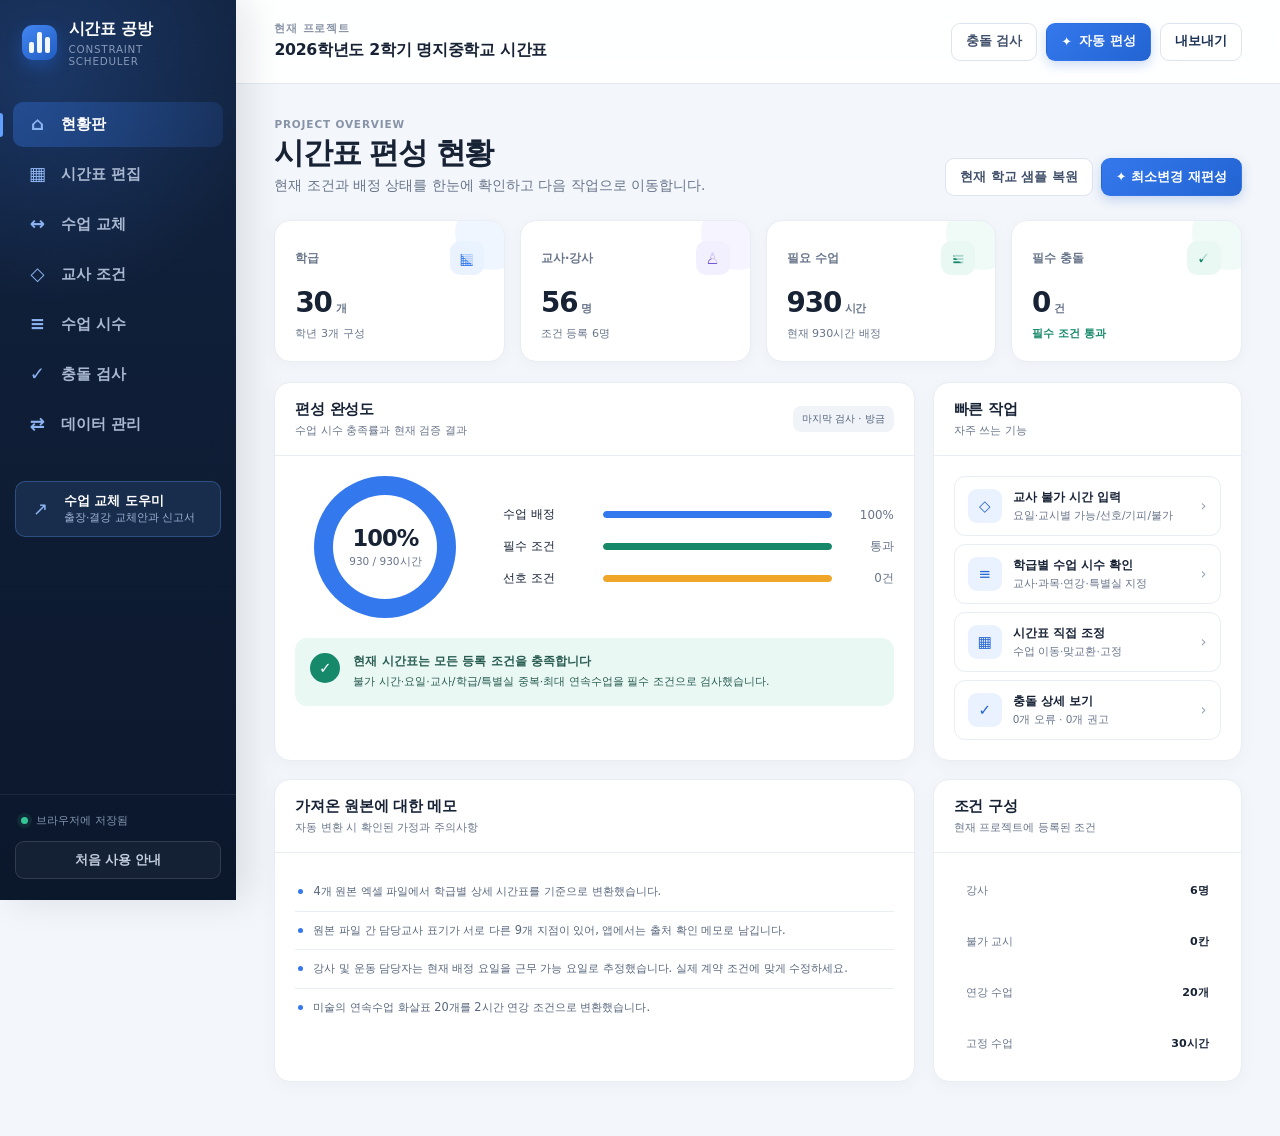
<file: index.html>
<!doctype html>
<html lang="ko">
<head>
  <meta charset="utf-8">
  <meta name="viewport" content="width=device-width, initial-scale=1">
  <meta name="theme-color" content="#12233f">
  <title>시간표 공방 · 제약 기반 학교 시간표</title>
  <link rel="stylesheet" href="styles.css">
</head>
<body>
  <div class="app-shell">
    <aside class="sidebar" id="sidebar">
      <div class="brand">
        <div class="brand-mark" aria-hidden="true"><span></span><span></span><span></span></div>
        <div><strong>시간표 공방</strong><small>Constraint Scheduler</small></div>
      </div>
      <nav class="nav" aria-label="주요 메뉴">
        <button class="nav-item is-active" data-view="dashboard"><span class="nav-icon">⌂</span><span>현황판</span></button>
        <button class="nav-item" data-view="timetable"><span class="nav-icon">▦</span><span>시간표 편집</span></button>
        <button class="nav-item" data-view="substitution"><span class="nav-icon">↔</span><span>수업 교체</span></button>
        <button class="nav-item" data-view="constraints"><span class="nav-icon">◇</span><span>교사 조건</span></button>
        <button class="nav-item" data-view="curriculum"><span class="nav-icon">≡</span><span>수업 시수</span></button>
        <button class="nav-item" data-view="validation"><span class="nav-icon">✓</span><span>충돌 검사</span><span class="nav-badge" id="nav-issue-badge">0</span></button>
        <button class="nav-item" data-view="data"><span class="nav-icon">⇄</span><span>데이터 관리</span></button>
      </nav>

      <a class="nav-out" href="https://cleveranawim-source.github.io/MJMS-ttime/" target="_blank" rel="noopener">
        <span class="nav-icon" aria-hidden="true">↗</span>
        <span><strong>수업 교체 도우미</strong><small>출장·결강 교체안과 신고서</small></span>
      </a>

      <div class="sidebar-foot">
        <div class="save-state"><span class="save-dot"></span><span id="save-label">브라우저에 저장됨</span></div>
        <button class="subtle-button full" id="help-button">처음 사용 안내</button>
      </div>
    </aside>

    <main class="main">
      <header class="topbar">
        <button class="icon-button mobile-menu" id="mobile-menu" aria-label="메뉴 열기">☰</button>
        <div class="project-heading">
          <span class="eyebrow">현재 프로젝트</span>
          <input id="project-name" class="project-name" value="시간표 프로젝트" aria-label="프로젝트 이름">
        </div>
        <div class="topbar-actions">
          <button class="subtle-button hide-mobile" id="validate-button">충돌 검사</button>
          <button class="primary-button" id="generate-button"><span>✦</span> 자동 편성</button>
          <button class="avatar-button" id="more-button" aria-label="빠른 내보내기">내보내기</button>
        </div>
      </header>

      <section id="view-root" class="view-root" aria-live="polite"></section>
    </main>
  </div>

  <div class="sidebar-scrim" id="sidebar-scrim"></div>
  <div class="toast-region" id="toast-region" aria-live="polite"></div>

  <dialog id="app-dialog" class="app-dialog">
    <form method="dialog" id="dialog-form">
      <div class="dialog-head">
        <div><span class="eyebrow" id="dialog-eyebrow">입력</span><h2 id="dialog-title">항목 추가</h2></div>
        <button class="icon-button" type="button" data-dialog-close aria-label="닫기">×</button>
      </div>
      <div class="dialog-body" id="dialog-body"></div>
      <div class="dialog-actions">
        <button class="subtle-button" type="button" data-dialog-close>취소</button>
        <button class="primary-button" id="dialog-submit" value="default">저장</button>
      </div>
    </form>
  </dialog>

  <input type="file" id="file-input" accept=".json,.csv" hidden>
  <input type="file" id="teacher-conditions-input" accept=".csv,text/csv" hidden>
  <script src="scheduler-core.js"></script>
  <script src="sample-data.js"></script>
  <script src="xlsx-export.js"></script>
  <script src="app.js"></script>
</body>
</html>
</file>
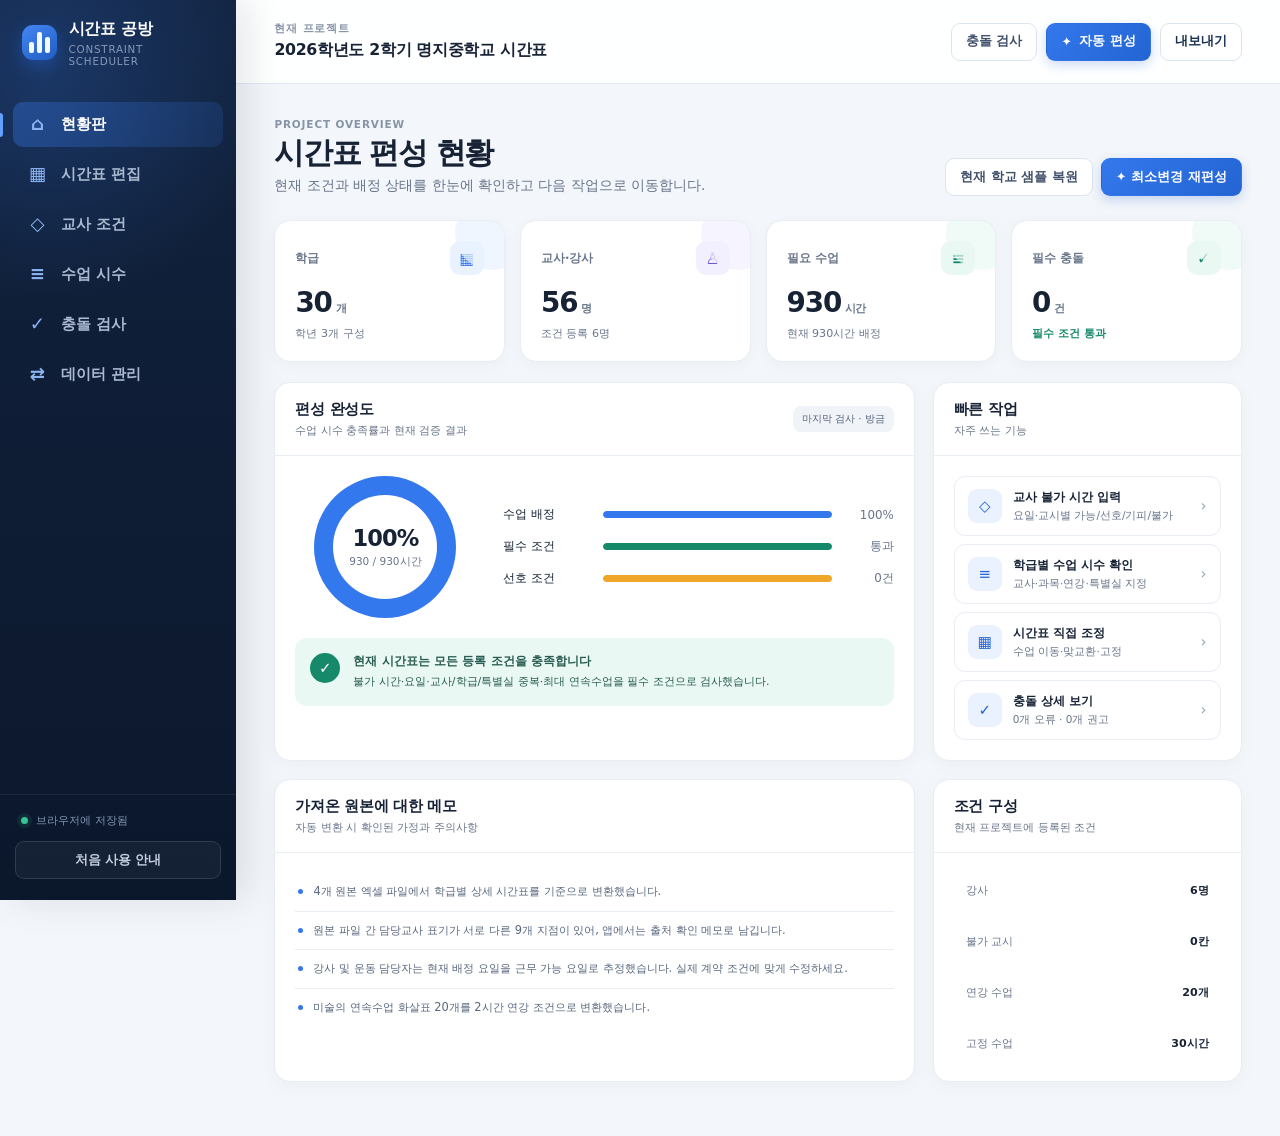
<file: timetable-builder-web/index.html>
<!doctype html>
<html lang="ko">
<head>
  <meta charset="utf-8">
  <meta name="viewport" content="width=device-width, initial-scale=1">
  <meta name="theme-color" content="#12233f">
  <title>시간표 공방 · 제약 기반 학교 시간표</title>
  <link rel="stylesheet" href="styles.css">
</head>
<body>
  <div class="app-shell">
    <aside class="sidebar" id="sidebar">
      <div class="brand">
        <div class="brand-mark" aria-hidden="true"><span></span><span></span><span></span></div>
        <div><strong>시간표 공방</strong><small>Constraint Scheduler</small></div>
      </div>
      <nav class="nav" aria-label="주요 메뉴">
        <button class="nav-item is-active" data-view="dashboard"><span class="nav-icon">⌂</span><span>현황판</span></button>
        <button class="nav-item" data-view="timetable"><span class="nav-icon">▦</span><span>시간표 편집</span></button>
        <button class="nav-item" data-view="constraints"><span class="nav-icon">◇</span><span>교사 조건</span></button>
        <button class="nav-item" data-view="curriculum"><span class="nav-icon">≡</span><span>수업 시수</span></button>
        <button class="nav-item" data-view="validation"><span class="nav-icon">✓</span><span>충돌 검사</span><span class="nav-badge" id="nav-issue-badge">0</span></button>
        <button class="nav-item" data-view="data"><span class="nav-icon">⇄</span><span>데이터 관리</span></button>
      </nav>
      <div class="sidebar-foot">
        <div class="save-state"><span class="save-dot"></span><span id="save-label">브라우저에 저장됨</span></div>
        <button class="subtle-button full" id="help-button">처음 사용 안내</button>
      </div>
    </aside>

    <main class="main">
      <header class="topbar">
        <button class="icon-button mobile-menu" id="mobile-menu" aria-label="메뉴 열기">☰</button>
        <div class="project-heading">
          <span class="eyebrow">현재 프로젝트</span>
          <input id="project-name" class="project-name" value="시간표 프로젝트" aria-label="프로젝트 이름">
        </div>
        <div class="topbar-actions">
          <button class="subtle-button hide-mobile" id="validate-button">충돌 검사</button>
          <button class="primary-button" id="generate-button"><span>✦</span> 자동 편성</button>
          <button class="avatar-button" id="more-button" aria-label="빠른 내보내기">내보내기</button>
        </div>
      </header>

      <section id="view-root" class="view-root" aria-live="polite"></section>
    </main>
  </div>

  <div class="sidebar-scrim" id="sidebar-scrim"></div>
  <div class="toast-region" id="toast-region" aria-live="polite"></div>

  <dialog id="app-dialog" class="app-dialog">
    <form method="dialog" id="dialog-form">
      <div class="dialog-head">
        <div><span class="eyebrow" id="dialog-eyebrow">입력</span><h2 id="dialog-title">항목 추가</h2></div>
        <button class="icon-button" type="button" data-dialog-close aria-label="닫기">×</button>
      </div>
      <div class="dialog-body" id="dialog-body"></div>
      <div class="dialog-actions">
        <button class="subtle-button" type="button" data-dialog-close>취소</button>
        <button class="primary-button" id="dialog-submit" value="default">저장</button>
      </div>
    </form>
  </dialog>

  <input type="file" id="file-input" accept=".json,.csv" hidden>
  <script src="scheduler-core.js"></script>
  <script src="sample-data.js"></script>
  <script src="app.js"></script>
</body>
</html>
</file>
<file: styles.css>
:root {
  --navy-950: #0b172b;
  --navy-900: #12233f;
  --navy-800: #1a3155;
  --blue-700: #2364d2;
  --blue-600: #3478ed;
  --blue-100: #eaf2ff;
  --blue-50: #f5f8ff;
  --ink: #172235;
  --muted: #68758a;
  --line: #dde4ef;
  --line-soft: #e9edf4;
  --surface: #ffffff;
  --canvas: #f3f6fa;
  --amber: #f0a629;
  --amber-bg: #fff6e4;
  --red: #d94949;
  --red-bg: #fff0f0;
  --green: #16896b;
  --green-bg: #eaf8f4;
  --purple: #7456d8;
  --purple-bg: #f2efff;
  --shadow: 0 8px 28px rgba(24, 42, 72, .08);
  --radius: 16px;
  --sidebar: 236px;
}

* { box-sizing: border-box; }
html { font-size: 15px; }
body {
  margin: 0;
  color: var(--ink);
  background: var(--canvas);
  font-family: Pretendard, "Noto Sans KR", "Apple SD Gothic Neo", "Malgun Gothic", system-ui, sans-serif;
  -webkit-font-smoothing: antialiased;
}
button, input, select, textarea { font: inherit; }
button { cursor: pointer; }
button:focus-visible, input:focus-visible, select:focus-visible, textarea:focus-visible {
  outline: 3px solid rgba(52, 120, 237, .24);
  outline-offset: 2px;
}

.app-shell { min-height: 100vh; display: grid; grid-template-columns: var(--sidebar) minmax(0, 1fr); }
.sidebar {
  position: fixed;
  inset: 0 auto 0 0;
  width: var(--sidebar);
  z-index: 40;
  display: flex;
  flex-direction: column;
  color: #d9e3f4;
  background:
    radial-gradient(circle at 20% 8%, rgba(56, 122, 231, .24), transparent 27%),
    linear-gradient(180deg, var(--navy-900), var(--navy-950));
  box-shadow: 12px 0 36px rgba(11, 23, 43, .1);
}
.brand { height: 84px; display: flex; align-items: center; gap: 12px; padding: 0 22px; }
.brand strong { display: block; color: white; font-size: 1.08rem; letter-spacing: -.02em; }
.brand small { display: block; margin-top: 3px; color: #8799b7; font-size: .69rem; letter-spacing: .075em; text-transform: uppercase; }
.brand-mark { width: 35px; height: 35px; padding: 7px; border-radius: 11px; display: flex; align-items: flex-end; gap: 3px; background: linear-gradient(145deg, #4386f4, #215dc1); box-shadow: 0 6px 16px rgba(37, 103, 211, .42); }
.brand-mark span { flex: 1; display: block; border-radius: 2px; background: white; opacity: .95; }
.brand-mark span:nth-child(1) { height: 48%; }
.brand-mark span:nth-child(2) { height: 100%; }
.brand-mark span:nth-child(3) { height: 72%; }
.nav { display: flex; flex-direction: column; gap: 5px; padding: 18px 13px; }
.nav-item {
  position: relative;
  width: 100%;
  height: 45px;
  border: 0;
  border-radius: 10px;
  display: flex;
  align-items: center;
  gap: 12px;
  padding: 0 13px;
  color: #aab9d1;
  background: transparent;
  text-align: left;
  font-weight: 650;
  transition: .18s ease;
}
.nav-item:hover { color: white; background: rgba(255,255,255,.06); }
.nav-item.is-active { color: white; background: linear-gradient(100deg, rgba(55, 123, 238, .34), rgba(55, 123, 238, .14)); }
.nav-item.is-active::before { content: ""; position: absolute; left: -13px; width: 3px; height: 24px; border-radius: 0 3px 3px 0; background: #61a0ff; }
.nav-icon { width: 23px; color: #8db4f2; font-size: 1.22rem; line-height: 1; text-align: center; }
.nav-badge { margin-left: auto; min-width: 22px; height: 20px; padding: 0 6px; border-radius: 10px; display: grid; place-items: center; color: #ffdddd; background: rgba(217, 73, 73, .2); font-size: .72rem; }
.nav-out {
  display: flex; align-items: center; gap: 12px;
  margin: 16px 15px 0; padding: 11px 13px; border-radius: 10px;
  border: 1px solid rgba(97, 160, 255, .3); background: rgba(97, 160, 255, .12);
  color: #dbe7fb; text-decoration: none; transition: background .15s, border-color .15s;
}
.nav-out:hover { background: rgba(97, 160, 255, .22); border-color: rgba(97, 160, 255, .55); }
.nav-out strong { display: block; font-size: .86rem; color: #fff; font-weight: 600; }
.nav-out small { display: block; font-size: .72rem; color: #9db4d6; margin-top: 1px; }

.sidebar-foot { margin-top: auto; padding: 18px 15px 21px; border-top: 1px solid rgba(255,255,255,.07); }
.save-state { display: flex; align-items: center; gap: 8px; margin: 0 6px 13px; color: #8496b3; font-size: .76rem; }
.save-dot { width: 7px; height: 7px; border-radius: 50%; background: #35c495; box-shadow: 0 0 0 4px rgba(53,196,149,.1); }
.sidebar .subtle-button { color: #c3cee0; border-color: rgba(255,255,255,.12); background: rgba(255,255,255,.04); }

.main { grid-column: 2; min-width: 0; }
.topbar {
  position: sticky;
  top: 0;
  z-index: 25;
  height: 84px;
  display: flex;
  align-items: center;
  gap: 16px;
  padding: 0 clamp(20px, 3vw, 42px);
  border-bottom: 1px solid rgba(221, 228, 239, .85);
  background: rgba(255,255,255,.92);
  backdrop-filter: blur(14px);
}
.project-heading { min-width: 0; display: flex; flex-direction: column; }
.eyebrow { color: #8793a6; font-size: .7rem; font-weight: 750; letter-spacing: .08em; text-transform: uppercase; }
.project-name { width: min(480px, 45vw); margin: 3px 0 0 -5px; padding: 2px 5px; border: 0; border-radius: 5px; color: var(--ink); background: transparent; font-weight: 800; font-size: 1.05rem; letter-spacing: -.02em; }
.project-name:hover { background: var(--canvas); }
.topbar-actions { margin-left: auto; display: flex; align-items: center; gap: 9px; }
.view-root { min-height: calc(100vh - 84px); padding: 30px clamp(20px, 3vw, 42px) 54px; }

.primary-button, .subtle-button, .danger-button, .avatar-button, .icon-button, .segmented button {
  border: 1px solid transparent;
  border-radius: 9px;
  min-height: 38px;
  padding: 0 14px;
  display: inline-flex;
  align-items: center;
  justify-content: center;
  gap: 7px;
  font-weight: 720;
  font-size: .86rem;
  transition: transform .12s ease, box-shadow .16s ease, background .16s ease;
}
.primary-button { color: white; background: linear-gradient(135deg, var(--blue-600), var(--blue-700)); box-shadow: 0 4px 12px rgba(35,100,210,.23); }
.primary-button:hover { transform: translateY(-1px); box-shadow: 0 7px 18px rgba(35,100,210,.27); }
.primary-button:disabled { cursor: not-allowed; opacity: .55; transform: none; }
.subtle-button { color: #41506a; border-color: var(--line); background: white; }
.subtle-button:hover { border-color: #c4cedc; background: #fafbfd; }
.danger-button { color: var(--red); border-color: #f1c5c5; background: var(--red-bg); }
.avatar-button { min-width: 70px; color: var(--navy-800); border-color: var(--line); background: white; }
.icon-button { width: 38px; padding: 0; color: #66758c; border-color: var(--line); background: white; font-size: 1.2rem; }
.full { width: 100%; }
.mobile-menu { display: none; }

.page-head { display: flex; align-items: flex-end; justify-content: space-between; gap: 20px; margin-bottom: 24px; }
.page-head h1 { margin: 3px 0 4px; font-size: clamp(1.55rem, 2.4vw, 2rem); line-height: 1.2; letter-spacing: -.045em; }
.page-head p { margin: 0; color: var(--muted); font-size: .91rem; line-height: 1.55; }
.page-actions { display: flex; align-items: center; gap: 8px; flex-wrap: wrap; }

.metrics-grid { display: grid; grid-template-columns: repeat(4, minmax(0, 1fr)); gap: 15px; margin-bottom: 20px; }
.metric-card { position: relative; overflow: hidden; min-height: 126px; padding: 20px; border: 1px solid var(--line-soft); border-radius: var(--radius); background: var(--surface); box-shadow: 0 3px 15px rgba(27,46,78,.035); }
.metric-card::after { content: ""; position: absolute; width: 74px; height: 74px; right: -25px; top: -25px; border-radius: 50%; background: var(--tint, var(--blue-100)); opacity: .7; }
.metric-top { display: flex; justify-content: space-between; align-items: center; color: var(--muted); font-size: .78rem; font-weight: 700; }
.metric-icon { width: 34px; height: 34px; display: grid; place-items: center; border-radius: 10px; color: var(--tone, var(--blue-600)); background: var(--tint, var(--blue-100)); font-size: 1.06rem; }
.metric-value { margin-top: 14px; font-size: 1.85rem; line-height: 1; font-weight: 850; letter-spacing: -.04em; }
.metric-value small { margin-left: 4px; color: var(--muted); font-size: .72rem; font-weight: 650; }
.metric-caption { margin-top: 9px; color: var(--muted); font-size: .74rem; }
.metric-caption strong { color: var(--green); }

.dashboard-grid { display: grid; grid-template-columns: minmax(0, 1.7fr) minmax(290px, .82fr); gap: 18px; }
.stack { display: grid; gap: 18px; }
.panel { min-width: 0; border: 1px solid var(--line-soft); border-radius: var(--radius); background: white; box-shadow: 0 4px 18px rgba(22,41,73,.035); }
.panel-head { min-height: 66px; padding: 17px 20px; display: flex; align-items: center; justify-content: space-between; gap: 15px; border-bottom: 1px solid var(--line-soft); }
.panel-head h2, .panel-head h3 { margin: 0; font-size: .98rem; letter-spacing: -.02em; }
.panel-head p { margin: 4px 0 0; color: var(--muted); font-size: .74rem; }
.panel-body { padding: 20px; }
.panel.flush .panel-body { padding: 0; }

.progress-summary { display: grid; grid-template-columns: 180px minmax(0, 1fr); align-items: center; gap: 28px; }
.donut { --pct: 0; width: 142px; aspect-ratio: 1; margin: auto; border-radius: 50%; display: grid; place-items: center; background: conic-gradient(var(--blue-600) calc(var(--pct) * 1%), #edf1f6 0); }
.donut::before { content: ""; width: 104px; aspect-ratio: 1; border-radius: 50%; background: white; }
.donut-label { position: absolute; text-align: center; }
.donut-label strong { display: block; font-size: 1.5rem; letter-spacing: -.04em; }
.donut-label span { color: var(--muted); font-size: .7rem; }
.progress-lines { display: grid; gap: 16px; }
.progress-line { display: grid; grid-template-columns: 88px minmax(0, 1fr) 50px; align-items: center; gap: 12px; font-size: .79rem; }
.progress-line span:last-child { color: var(--muted); text-align: right; }
.bar { height: 7px; border-radius: 4px; overflow: hidden; background: #edf1f6; }
.bar > span { display: block; height: 100%; border-radius: inherit; background: var(--bar-color, var(--blue-600)); }

.quick-list { display: grid; gap: 8px; }
.quick-item { width: 100%; padding: 12px 13px; border: 1px solid var(--line-soft); border-radius: 11px; display: flex; align-items: center; gap: 11px; color: var(--ink); background: #fff; text-align: left; }
.quick-item:hover { border-color: #cbd7e8; background: var(--blue-50); }
.quick-item .q-icon { width: 34px; height: 34px; flex: 0 0 auto; border-radius: 9px; display: grid; place-items: center; color: var(--blue-700); background: var(--blue-100); }
.quick-item strong { display: block; font-size: .81rem; }
.quick-item small { display: block; margin-top: 3px; color: var(--muted); font-size: .7rem; }
.quick-item .arrow { margin-left: auto; color: #98a5b7; }

.status-banner { display: flex; align-items: flex-start; gap: 13px; padding: 15px; border-radius: 12px; color: #285c50; background: var(--green-bg); }
.status-banner.error { color: #963d3d; background: var(--red-bg); }
.status-banner.warning { color: #875d13; background: var(--amber-bg); }
.status-banner .status-icon { width: 30px; height: 30px; flex: 0 0 auto; border-radius: 50%; display: grid; place-items: center; color: white; background: var(--green); font-weight: 800; }
.status-banner.error .status-icon { background: var(--red); }
.status-banner.warning .status-icon { background: var(--amber); }
.status-banner strong { display: block; font-size: .82rem; }
.status-banner p { margin: 4px 0 0; font-size: .73rem; line-height: 1.55; }

.note-list, .issue-list { list-style: none; margin: 0; padding: 0; }
.note-list li { position: relative; padding: 10px 4px 10px 18px; border-bottom: 1px solid var(--line-soft); color: #58677d; font-size: .76rem; line-height: 1.55; }
.note-list li:last-child { border: 0; }
.note-list li::before { content: ""; position: absolute; left: 3px; top: 16px; width: 5px; height: 5px; border-radius: 50%; background: var(--blue-600); }

.toolbar { display: flex; align-items: center; gap: 9px; flex-wrap: wrap; margin-bottom: 14px; }
.toolbar .spacer { flex: 1; }
.field, .search-field { height: 38px; border: 1px solid var(--line); border-radius: 9px; padding: 0 11px; color: var(--ink); background: white; }
.search-field { min-width: 220px; padding-left: 34px; background: white url("data:image/svg+xml,%3Csvg xmlns='http://www.w3.org/2000/svg' width='16' height='16' viewBox='0 0 24 24' fill='none' stroke='%238795a8' stroke-width='2'%3E%3Ccircle cx='11' cy='11' r='8'/%3E%3Cpath d='m21 21-4.3-4.3'/%3E%3C/svg%3E") 10px center no-repeat; }
.segmented { display: inline-flex; padding: 3px; border: 1px solid var(--line); border-radius: 10px; background: #f4f6f9; }
.segmented button { min-height: 31px; padding: 0 12px; color: var(--muted); border: 0; background: transparent; box-shadow: none; }
.segmented button.is-active { color: var(--blue-700); background: white; box-shadow: 0 2px 7px rgba(27,46,78,.09); }

.timetable-layout { display: grid; grid-template-columns: minmax(0, 1fr) 280px; gap: 16px; align-items: start; }
.schedule-wrap { overflow: auto; border: 1px solid var(--line); border-radius: 14px; background: white; box-shadow: 0 4px 15px rgba(22,41,73,.035); }
.schedule-grid { width: 100%; min-width: 760px; border-collapse: separate; border-spacing: 0; table-layout: fixed; }
.schedule-grid th { height: 48px; padding: 8px; color: #526078; border-right: 1px solid var(--line); border-bottom: 1px solid var(--line); background: #f7f9fc; font-size: .77rem; }
.schedule-grid th:first-child { width: 58px; }
.schedule-grid th:last-child { border-right: 0; }
.schedule-grid td { height: 86px; padding: 6px; border-right: 1px solid var(--line-soft); border-bottom: 1px solid var(--line-soft); vertical-align: top; background: #fff; }
.schedule-grid tr:last-child td { border-bottom: 0; }
.schedule-grid td:last-child { border-right: 0; }
.schedule-grid td.period { padding-top: 14px; color: #8995a7; background: #fbfcfe; text-align: center; font-size: .72rem; font-weight: 750; }
.schedule-cell { position: relative; transition: background .15s ease; }
.schedule-cell:hover { background: var(--blue-50); }
.schedule-cell.drop-ready { box-shadow: inset 0 0 0 2px rgba(52,120,237,.3); }
.lesson-card { width: 100%; height: 100%; min-height: 68px; padding: 9px 10px; border: 1px solid #d9e4f7; border-left: 4px solid var(--lesson, var(--blue-600)); border-radius: 9px; color: #25334a; background: var(--lesson-bg, #f4f8ff); text-align: left; }
.lesson-card:hover { transform: translateY(-1px); box-shadow: 0 4px 11px rgba(30,62,108,.1); }
.lesson-card.is-selected { outline: 2px solid var(--blue-600); outline-offset: 2px; }
.lesson-card.is-locked::after { content: "●"; position: absolute; right: 8px; top: 5px; color: var(--amber); font-size: .55rem; }
.lesson-card strong { display: block; overflow: hidden; text-overflow: ellipsis; white-space: nowrap; font-size: .82rem; }
.lesson-card span { display: block; overflow: hidden; text-overflow: ellipsis; white-space: nowrap; margin-top: 5px; color: #66758a; font-size: .68rem; }
.lesson-card small { display: block; margin-top: 4px; color: #8a96a8; font-size: .62rem; }
.lesson-card.special { --lesson: #8b6cd9; --lesson-bg: #f5f1ff; }
.empty-slot { width: 100%; height: 100%; min-height: 68px; border: 1px dashed transparent; border-radius: 8px; color: transparent; background: transparent; }
.schedule-cell:hover .empty-slot, .has-selection .empty-slot { color: #94a3b7; border-color: #ccd7e7; }

.detail-card { position: sticky; top: 101px; padding: 19px; border: 1px solid var(--line-soft); border-radius: var(--radius); background: white; box-shadow: var(--shadow); }
.detail-card .placeholder { padding: 35px 5px; color: var(--muted); text-align: center; }
.detail-card .placeholder-icon { width: 54px; height: 54px; margin: 0 auto 12px; border-radius: 15px; display: grid; place-items: center; color: var(--blue-600); background: var(--blue-100); font-size: 1.4rem; }
.detail-card h3 { margin: 5px 0 4px; font-size: 1.15rem; letter-spacing: -.03em; }
.detail-card > p, .placeholder p { margin: 0; color: var(--muted); font-size: .74rem; line-height: 1.55; }
.detail-list { margin: 18px 0; display: grid; gap: 1px; border: 1px solid var(--line-soft); border-radius: 10px; overflow: hidden; background: var(--line-soft); }
.detail-row { padding: 10px 12px; display: flex; justify-content: space-between; gap: 12px; background: white; font-size: .74rem; }
.detail-row span { color: var(--muted); }
.detail-actions { display: grid; grid-template-columns: 1fr 1fr; gap: 8px; }
.move-feedback { margin: 0 0 14px; overflow: hidden; border: 1px solid #f0c6c6; border-radius: 11px; background: #fffafa; }
.move-feedback-head { padding: 11px 12px; display: flex; gap: 9px; align-items: flex-start; border-bottom: 1px solid #f3dada; background: #fff1f1; }
.move-feedback-head > span { width: 23px; height: 23px; flex: 0 0 auto; display: grid; place-items: center; border-radius: 50%; color: white; background: var(--red); font-weight: 800; font-size: .7rem; }
.move-feedback-head strong { color: #9b3131; font-size: .76rem; }
.move-feedback-head p { margin: 3px 0 0; color: #835353; font-size: .67rem; line-height: 1.45; }
.move-target { padding: 8px 11px; display: flex; justify-content: space-between; color: var(--muted); border-bottom: 1px solid #f2e3e3; font-size: .66rem; }
.move-target strong { color: var(--ink); }
.condition-list { max-height: 285px; overflow: auto; }
.condition-row { padding: 8px 10px; display: grid; grid-template-columns: 43px minmax(0, 1fr) auto; gap: 8px; align-items: center; border-bottom: 1px solid #f1e7e7; }
.condition-row:last-child { border-bottom: 0; }
.condition-status { padding: 3px 5px; border-radius: 999px; color: #31715d; background: #e6f5ef; font-size: .57rem; font-weight: 800; text-align: center; }
.condition-row.fail .condition-status { color: #a23a3a; background: #fbe2e2; }
.condition-row.warning .condition-status { color: #8a6218; background: #fff1cf; }
.condition-row strong { display: block; font-size: .65rem; }
.condition-row small { display: block; margin-top: 2px; color: var(--muted); font-size: .58rem; line-height: 1.35; }
.condition-value { color: #526078; font-size: .6rem; text-align: right; white-space: nowrap; }

.split-layout { display: grid; grid-template-columns: 300px minmax(0, 1fr); gap: 17px; align-items: start; }
.master-list { overflow: hidden; border: 1px solid var(--line-soft); border-radius: var(--radius); background: white; }
.master-list-head { padding: 15px; border-bottom: 1px solid var(--line-soft); }
.master-list-head .search-field { width: 100%; min-width: 0; }
.master-items { max-height: calc(100vh - 260px); overflow: auto; padding: 7px; }
.master-item { width: 100%; padding: 11px; border: 0; border-radius: 10px; display: flex; align-items: center; gap: 10px; color: var(--ink); background: transparent; text-align: left; }
.master-item:hover { background: #f6f8fb; }
.master-item.is-active { background: var(--blue-100); }
.initial { width: 36px; height: 36px; flex: 0 0 auto; border-radius: 11px; display: grid; place-items: center; color: white; background: var(--avatar, var(--blue-600)); font-size: .76rem; font-weight: 800; }
.master-item strong { display: block; font-size: .8rem; }
.master-item small { display: block; margin-top: 3px; color: var(--muted); font-size: .68rem; }
.master-item .count { margin-left: auto; color: #7a8799; font-size: .68rem; }

.editor-panel { border: 1px solid var(--line-soft); border-radius: var(--radius); background: white; }
.editor-head { padding: 20px 22px; display: flex; align-items: center; gap: 13px; border-bottom: 1px solid var(--line-soft); }
.editor-head h2 { margin: 0; font-size: 1.15rem; letter-spacing: -.03em; }
.editor-head p { margin: 4px 0 0; color: var(--muted); font-size: .72rem; }
.editor-head .head-actions { margin-left: auto; display: flex; gap: 8px; }
.editor-body { padding: 22px; }
.form-grid { display: grid; grid-template-columns: repeat(2, minmax(0,1fr)); gap: 15px; }
.form-grid.four { grid-template-columns: repeat(4, minmax(0,1fr)); }
.form-group { display: grid; gap: 7px; }
.form-group.full-row { grid-column: 1 / -1; }
.form-label { color: #57667c; font-size: .73rem; font-weight: 720; }
.form-input, .form-select, .form-textarea { width: 100%; min-height: 40px; border: 1px solid var(--line); border-radius: 9px; padding: 0 11px; color: var(--ink); background: white; }
.form-textarea { min-height: 76px; padding-top: 10px; resize: vertical; }
.form-help { color: #8995a7; font-size: .67rem; line-height: 1.4; }
.section-divider { margin: 24px 0 17px; padding-top: 22px; border-top: 1px solid var(--line-soft); }
.section-title { display: flex; justify-content: space-between; gap: 15px; margin-bottom: 13px; }
.section-title h3 { margin: 0; font-size: .88rem; }
.section-title p { margin: 4px 0 0; color: var(--muted); font-size: .69rem; }

.day-toggles { display: flex; gap: 7px; flex-wrap: wrap; }
.day-toggle { min-width: 48px; height: 38px; border: 1px solid var(--line); border-radius: 9px; color: #65738a; background: white; font-size: .76rem; font-weight: 720; }
.day-toggle.is-on { color: var(--blue-700); border-color: #a9c7fa; background: var(--blue-100); }

.availability-wrap { overflow: auto; border: 1px solid var(--line); border-radius: 12px; }
.availability-grid { width: 100%; min-width: 570px; border-collapse: collapse; table-layout: fixed; }
.availability-grid th { height: 38px; color: var(--muted); border-bottom: 1px solid var(--line); border-right: 1px solid var(--line-soft); background: #f8fafc; font-size: .68rem; }
.availability-grid th:first-child { width: 54px; }
.availability-grid td { height: 45px; padding: 4px; border-right: 1px solid var(--line-soft); border-bottom: 1px solid var(--line-soft); }
.availability-grid tr:last-child td { border-bottom: 0; }
.availability-grid td:first-child { color: var(--muted); background: #fbfcfe; text-align: center; font-size: .67rem; font-weight: 750; }
.slot-state { width: 100%; height: 35px; border: 0; border-radius: 7px; display: grid; place-items: center; color: #9ba7b7; background: #f4f6f9; font-size: .65rem; }
.slot-state.prefer { color: #176c56; background: var(--green-bg); }
.slot-state.avoid { color: #8b651e; background: var(--amber-bg); }
.slot-state.unavailable { color: #9b4242; background: repeating-linear-gradient(135deg, #fff0f0, #fff0f0 5px, #fbe4e4 5px, #fbe4e4 10px); }
.legend { display: flex; gap: 13px; flex-wrap: wrap; margin-top: 10px; color: var(--muted); font-size: .66rem; }
.legend span { display: inline-flex; align-items: center; gap: 5px; }
.legend i { width: 10px; height: 10px; border-radius: 3px; background: var(--color); }

.table-panel { overflow: hidden; border: 1px solid var(--line-soft); border-radius: var(--radius); background: white; }
.table-scroll { overflow: auto; }
.data-table { width: 100%; border-collapse: collapse; min-width: 820px; }
.data-table th { height: 45px; padding: 0 14px; color: #6e7a8d; border-bottom: 1px solid var(--line); background: #f7f9fc; text-align: left; font-size: .71rem; font-weight: 760; white-space: nowrap; }
.data-table td { min-height: 50px; padding: 11px 14px; border-bottom: 1px solid var(--line-soft); color: #3a485d; font-size: .75rem; }
.data-table tbody tr:last-child td { border-bottom: 0; }
.data-table tbody tr:hover td { background: #fbfcff; }
.table-actions { display: flex; gap: 4px; }
.mini-button { width: 29px; height: 29px; border: 1px solid var(--line); border-radius: 7px; color: #6f7d90; background: white; }
.mini-button:hover { color: var(--blue-700); border-color: #b9cdf0; }
.pill { display: inline-flex; align-items: center; min-height: 23px; padding: 0 8px; border-radius: 12px; color: var(--blue-700); background: var(--blue-100); font-size: .66rem; font-weight: 720; white-space: nowrap; }
.pill.teacher { color: #6d50c1; background: var(--purple-bg); }
.pill.success { color: var(--green); background: var(--green-bg); }
.pill.warning { color: #936814; background: var(--amber-bg); }
.pill.error { color: var(--red); background: var(--red-bg); }
.empty-state { padding: 60px 20px; color: var(--muted); text-align: center; }
.empty-state strong { display: block; margin-bottom: 6px; color: #435168; }

.validation-summary { display: grid; grid-template-columns: repeat(3, minmax(0,1fr)); gap: 13px; margin-bottom: 18px; }
.validation-card { padding: 17px; border: 1px solid var(--line-soft); border-radius: 13px; display: flex; align-items: center; gap: 12px; background: white; }
.validation-card .v-icon { width: 39px; height: 39px; border-radius: 11px; display: grid; place-items: center; color: var(--tone); background: var(--tint); font-weight: 850; }
.validation-card strong { display: block; font-size: 1.25rem; }
.validation-card span { color: var(--muted); font-size: .7rem; }
.issue-item { padding: 14px 17px; border-bottom: 1px solid var(--line-soft); display: grid; grid-template-columns: 35px minmax(0,1fr) auto; gap: 12px; align-items: start; }
.issue-item:last-child { border-bottom: 0; }
.issue-dot { width: 30px; height: 30px; border-radius: 9px; display: grid; place-items: center; color: var(--tone); background: var(--tint); font-weight: 850; }
.issue-item strong { display: block; color: #344157; font-size: .78rem; }
.issue-item p { margin: 4px 0 0; color: var(--muted); font-size: .7rem; line-height: 1.5; }

.data-cards { display: grid; grid-template-columns: repeat(3, minmax(0, 1fr)); gap: 15px; }
.data-card { padding: 19px; border: 1px solid var(--line-soft); border-radius: var(--radius); background: white; }
.data-card .data-icon { width: 42px; height: 42px; margin-bottom: 15px; border-radius: 12px; display: grid; place-items: center; color: var(--tone, var(--blue-700)); background: var(--tint, var(--blue-100)); font-size: 1.25rem; }
.data-card h3 { margin: 0 0 6px; font-size: .9rem; }
.data-card p { min-height: 50px; margin: 0 0 15px; color: var(--muted); font-size: .72rem; line-height: 1.55; }
.excel-export-card { grid-column: 1 / -1; display: grid; grid-template-columns: auto minmax(0, 1fr) auto; gap: 16px; align-items: center; border-color: #bce2d6; background: linear-gradient(135deg, #fff 0%, #f2fbf8 100%); }
.excel-export-card .data-icon { margin: 0; font-size: .78rem; font-weight: 850; letter-spacing: -.02em; }
.excel-export-card h3 { font-size: 1rem; }
.excel-export-card p { min-height: 0; margin: 0; }
.danger-zone { margin-top: 18px; border-color: #f0cece; }

.app-dialog { width: min(580px, calc(100vw - 28px)); padding: 0; border: 0; border-radius: 17px; color: var(--ink); box-shadow: 0 24px 80px rgba(10,25,50,.25); }
.app-dialog::backdrop { background: rgba(10,22,41,.52); backdrop-filter: blur(3px); }
.app-dialog form { margin: 0; }
.dialog-head { padding: 20px 22px 16px; display: flex; justify-content: space-between; align-items: flex-start; border-bottom: 1px solid var(--line-soft); }
.dialog-head h2 { margin: 4px 0 0; font-size: 1.16rem; }
.dialog-body { max-height: 67vh; overflow: auto; padding: 21px 22px; }
.dialog-actions { padding: 14px 22px 20px; display: flex; justify-content: flex-end; gap: 8px; }
.bulk-textarea { min-height: 330px; resize: vertical; white-space: pre; overflow: auto; font-family: Consolas, "Courier New", monospace; font-size: .67rem; line-height: 1.55; }

.toast-region { position: fixed; right: 22px; bottom: 22px; z-index: 100; width: min(360px, calc(100vw - 32px)); display: grid; gap: 8px; pointer-events: none; }
.toast { padding: 13px 15px; border: 1px solid rgba(255,255,255,.09); border-radius: 11px; display: flex; align-items: flex-start; gap: 10px; color: white; background: #172941; box-shadow: 0 12px 28px rgba(11,23,43,.23); animation: toast-in .24s ease; pointer-events: auto; }
.toast.success { background: #146c58; }
.toast.error { background: #a33d3d; }
.toast strong { display: block; font-size: .77rem; }
.toast span { display: block; margin-top: 3px; color: rgba(255,255,255,.8); font-size: .68rem; line-height: 1.45; }
@keyframes toast-in { from { transform: translateY(10px); opacity: 0; } }

.generating { position: fixed; inset: 0; z-index: 120; display: grid; place-items: center; background: rgba(10,22,41,.48); backdrop-filter: blur(4px); }
.generating-card { width: min(410px, calc(100vw - 36px)); padding: 28px; border-radius: 18px; color: var(--ink); background: white; box-shadow: 0 24px 70px rgba(11,23,43,.3); text-align: center; }
.spinner { width: 46px; height: 46px; margin: 0 auto 17px; border: 4px solid #dce8fb; border-top-color: var(--blue-600); border-radius: 50%; animation: spin .75s linear infinite; }
.generating-card h3 { margin: 0 0 7px; }
.generating-card p { margin: 0; color: var(--muted); font-size: .76rem; line-height: 1.55; }
@keyframes spin { to { transform: rotate(360deg); } }

.source-chip { display: inline-flex; align-items: center; gap: 6px; padding: 6px 9px; border-radius: 8px; color: #53647b; background: #f0f3f7; font-size: .67rem; }
.sidebar-scrim { display: none; }

.absence-panel { margin-bottom: 18px; }
.absence-controls { display: grid; grid-template-columns: 120px minmax(220px, 1.35fr) 140px 140px auto; gap: 12px; align-items: end; }
.absence-submit { min-height: 40px; white-space: nowrap; }
.exchange-results { display: grid; gap: 18px; }
.exchange-metrics { display: grid; grid-template-columns: repeat(4, minmax(0, 1fr)); gap: 11px; margin-top: 16px; }
.exchange-metrics.three { grid-template-columns: repeat(3, minmax(0, 1fr)); }
.exchange-metrics > div { padding: 14px 16px; border: 1px solid var(--line-soft); border-radius: 12px; display: flex; align-items: center; justify-content: space-between; background: white; }
.exchange-metrics span { color: var(--muted); font-size: .71rem; }
.exchange-metrics strong { font-size: 1.25rem; }
.exchange-plan-grid { display: grid; grid-template-columns: repeat(2, minmax(0, 1fr)); gap: 13px; }
.exchange-plan { position: relative; padding: 17px; border: 1px solid var(--line-soft); border-radius: 14px; background: white; box-shadow: 0 3px 14px rgba(22,41,73,.035); }
.exchange-plan.recommended { border-color: #9fc1f8; box-shadow: 0 8px 24px rgba(52,120,237,.11); }
.exchange-plan.recommended::before { content: ""; position: absolute; inset: 0 auto 0 0; width: 4px; border-radius: 14px 0 0 14px; background: var(--blue-600); }
.exchange-plan-head { display: flex; align-items: flex-start; justify-content: space-between; gap: 10px; margin-bottom: 13px; }
.exchange-plan-head h3 { margin: 4px 0 0; font-size: .91rem; }
.plan-score { padding: 5px 8px; border-radius: 8px; color: #6a778b; background: #f1f4f8; font-size: .65rem; white-space: nowrap; }
.plan-steps { list-style: none; margin: 0 0 15px; padding: 0; display: grid; gap: 8px; }
.plan-steps li { padding: 9px 10px; border: 1px solid var(--line-soft); border-radius: 9px; display: grid; grid-template-columns: 42px minmax(0,1fr); gap: 9px; align-items: start; }
.plan-steps strong { display: block; font-size: .72rem; }
.plan-steps p { margin: 3px 0 0; color: var(--muted); font-size: .65rem; line-height: 1.45; }
.plan-method { min-height: 23px; border-radius: 7px; display: grid; place-items: center; font-size: .62rem; font-weight: 800; }
.plan-method.reciprocal { color: #176c56; background: var(--green-bg); }
.affected-grid { display: grid; gap: 12px; }
.affected-card { overflow: hidden; border: 1px solid var(--line-soft); border-radius: 14px; background: white; }
.affected-head { padding: 14px 17px; border-bottom: 1px solid var(--line-soft); display: flex; align-items: center; justify-content: space-between; gap: 12px; }
.affected-head > div { display: flex; align-items: center; gap: 9px; }
.affected-head h3 { margin: 0; font-size: .86rem; }
.affected-head > span { color: var(--muted); font-size: .67rem; }
.candidate-columns { display: grid; grid-template-columns: repeat(2, minmax(0, 1fr)); }
.candidate-columns.single { grid-template-columns: 1fr; }
.candidate-columns > div { padding: 15px 17px; }
.candidate-columns > div + div { border-left: 1px solid var(--line-soft); }
.candidate-columns h4 { margin: 0 0 9px; color: #4a5870; font-size: .72rem; }
.candidate-columns ul { list-style: none; margin: 0; padding: 0; display: grid; gap: 6px; }
.candidate-columns li { min-height: 34px; padding: 7px 9px; border-radius: 8px; display: flex; align-items: center; justify-content: space-between; gap: 10px; background: #f8fafc; }
.candidate-columns li strong { font-size: .69rem; white-space: nowrap; }
.candidate-columns li > span { color: var(--muted); font-size: .64rem; text-align: right; }
.candidate-columns .pill { margin-right: 5px; }

@media (max-width: 1100px) {
  .metrics-grid { grid-template-columns: repeat(2, minmax(0, 1fr)); }
  .dashboard-grid { grid-template-columns: 1fr; }
  .timetable-layout { grid-template-columns: 1fr; }
  .detail-card { position: static; }
  .form-grid.four { grid-template-columns: repeat(2, minmax(0,1fr)); }
  .data-cards { grid-template-columns: repeat(2, minmax(0,1fr)); }
  .absence-controls { grid-template-columns: repeat(2, minmax(0,1fr)); }
  .absence-submit { grid-column: 1 / -1; }
}

@media (max-width: 820px) {
  :root { --sidebar: 224px; }
  .app-shell { display: block; }
  .sidebar { transform: translateX(-105%); transition: transform .22s ease; }
  .sidebar.is-open { transform: translateX(0); }
  .sidebar-scrim { position: fixed; inset: 0; z-index: 35; background: rgba(9,20,38,.45); }
  .sidebar-scrim.is-open { display: block; }
  .main { width: 100%; }
  .mobile-menu { display: inline-flex; }
  .split-layout { grid-template-columns: 1fr; }
  .exchange-plan-grid { grid-template-columns: 1fr; }
  .master-items { max-height: 280px; }
  .project-name { width: 42vw; }
  .topbar { padding: 0 17px; }
  .view-root { padding: 24px 17px 44px; }
}

@media (max-width: 600px) {
  html { font-size: 14px; }
  .topbar { height: 72px; }
  .view-root { min-height: calc(100vh - 72px); }
  .project-heading .eyebrow { display: none; }
  .project-name { width: 35vw; }
  .hide-mobile, .avatar-button { display: none; }
  .primary-button { padding: 0 11px; }
  .page-head { align-items: flex-start; flex-direction: column; }
  .metrics-grid { grid-template-columns: 1fr 1fr; gap: 10px; }
  .metric-card { min-height: 112px; padding: 15px; }
  .metric-value { font-size: 1.55rem; }
  .progress-summary { grid-template-columns: 1fr; }
  .form-grid, .form-grid.four { grid-template-columns: 1fr; }
  .validation-summary, .data-cards { grid-template-columns: 1fr; }
  .excel-export-card { grid-template-columns: auto minmax(0, 1fr); }
  .excel-export-card .primary-button { grid-column: 1 / -1; width: 100%; }
  .absence-controls, .exchange-metrics, .candidate-columns { grid-template-columns: 1fr; }
  .candidate-columns > div + div { border-left: 0; border-top: 1px solid var(--line-soft); }
  .toolbar > * { flex: 1 1 auto; }
  .search-field { min-width: 0; width: 100%; }
  .toolbar .spacer { display: none; }
  .lesson-card { padding: 7px; }
}

@media print {
  .sidebar, .topbar, .page-head, .toolbar, .detail-card, .toast-region { display: none !important; }
  .app-shell, .main { display: block; }
  .view-root { padding: 0; }
  .schedule-wrap { border: 0; box-shadow: none; overflow: visible; }
  .schedule-grid { min-width: 0; font-size: 10px; }
}
</file>
<file: timetable-builder-web/styles.css>
:root {
  --navy-950: #0b172b;
  --navy-900: #12233f;
  --navy-800: #1a3155;
  --blue-700: #2364d2;
  --blue-600: #3478ed;
  --blue-100: #eaf2ff;
  --blue-50: #f5f8ff;
  --ink: #172235;
  --muted: #68758a;
  --line: #dde4ef;
  --line-soft: #e9edf4;
  --surface: #ffffff;
  --canvas: #f3f6fa;
  --amber: #f0a629;
  --amber-bg: #fff6e4;
  --red: #d94949;
  --red-bg: #fff0f0;
  --green: #16896b;
  --green-bg: #eaf8f4;
  --purple: #7456d8;
  --purple-bg: #f2efff;
  --shadow: 0 8px 28px rgba(24, 42, 72, .08);
  --radius: 16px;
  --sidebar: 236px;
}

* { box-sizing: border-box; }
html { font-size: 15px; }
body {
  margin: 0;
  color: var(--ink);
  background: var(--canvas);
  font-family: Pretendard, "Noto Sans KR", "Apple SD Gothic Neo", "Malgun Gothic", system-ui, sans-serif;
  -webkit-font-smoothing: antialiased;
}
button, input, select, textarea { font: inherit; }
button { cursor: pointer; }
button:focus-visible, input:focus-visible, select:focus-visible, textarea:focus-visible {
  outline: 3px solid rgba(52, 120, 237, .24);
  outline-offset: 2px;
}

.app-shell { min-height: 100vh; display: grid; grid-template-columns: var(--sidebar) minmax(0, 1fr); }
.sidebar {
  position: fixed;
  inset: 0 auto 0 0;
  width: var(--sidebar);
  z-index: 40;
  display: flex;
  flex-direction: column;
  color: #d9e3f4;
  background:
    radial-gradient(circle at 20% 8%, rgba(56, 122, 231, .24), transparent 27%),
    linear-gradient(180deg, var(--navy-900), var(--navy-950));
  box-shadow: 12px 0 36px rgba(11, 23, 43, .1);
}
.brand { height: 84px; display: flex; align-items: center; gap: 12px; padding: 0 22px; }
.brand strong { display: block; color: white; font-size: 1.08rem; letter-spacing: -.02em; }
.brand small { display: block; margin-top: 3px; color: #8799b7; font-size: .69rem; letter-spacing: .075em; text-transform: uppercase; }
.brand-mark { width: 35px; height: 35px; padding: 7px; border-radius: 11px; display: flex; align-items: flex-end; gap: 3px; background: linear-gradient(145deg, #4386f4, #215dc1); box-shadow: 0 6px 16px rgba(37, 103, 211, .42); }
.brand-mark span { flex: 1; display: block; border-radius: 2px; background: white; opacity: .95; }
.brand-mark span:nth-child(1) { height: 48%; }
.brand-mark span:nth-child(2) { height: 100%; }
.brand-mark span:nth-child(3) { height: 72%; }
.nav { display: flex; flex-direction: column; gap: 5px; padding: 18px 13px; }
.nav-item {
  position: relative;
  width: 100%;
  height: 45px;
  border: 0;
  border-radius: 10px;
  display: flex;
  align-items: center;
  gap: 12px;
  padding: 0 13px;
  color: #aab9d1;
  background: transparent;
  text-align: left;
  font-weight: 650;
  transition: .18s ease;
}
.nav-item:hover { color: white; background: rgba(255,255,255,.06); }
.nav-item.is-active { color: white; background: linear-gradient(100deg, rgba(55, 123, 238, .34), rgba(55, 123, 238, .14)); }
.nav-item.is-active::before { content: ""; position: absolute; left: -13px; width: 3px; height: 24px; border-radius: 0 3px 3px 0; background: #61a0ff; }
.nav-icon { width: 23px; color: #8db4f2; font-size: 1.22rem; line-height: 1; text-align: center; }
.nav-badge { margin-left: auto; min-width: 22px; height: 20px; padding: 0 6px; border-radius: 10px; display: grid; place-items: center; color: #ffdddd; background: rgba(217, 73, 73, .2); font-size: .72rem; }
.sidebar-foot { margin-top: auto; padding: 18px 15px 21px; border-top: 1px solid rgba(255,255,255,.07); }
.save-state { display: flex; align-items: center; gap: 8px; margin: 0 6px 13px; color: #8496b3; font-size: .76rem; }
.save-dot { width: 7px; height: 7px; border-radius: 50%; background: #35c495; box-shadow: 0 0 0 4px rgba(53,196,149,.1); }
.sidebar .subtle-button { color: #c3cee0; border-color: rgba(255,255,255,.12); background: rgba(255,255,255,.04); }

.main { grid-column: 2; min-width: 0; }
.topbar {
  position: sticky;
  top: 0;
  z-index: 25;
  height: 84px;
  display: flex;
  align-items: center;
  gap: 16px;
  padding: 0 clamp(20px, 3vw, 42px);
  border-bottom: 1px solid rgba(221, 228, 239, .85);
  background: rgba(255,255,255,.92);
  backdrop-filter: blur(14px);
}
.project-heading { min-width: 0; display: flex; flex-direction: column; }
.eyebrow { color: #8793a6; font-size: .7rem; font-weight: 750; letter-spacing: .08em; text-transform: uppercase; }
.project-name { width: min(480px, 45vw); margin: 3px 0 0 -5px; padding: 2px 5px; border: 0; border-radius: 5px; color: var(--ink); background: transparent; font-weight: 800; font-size: 1.05rem; letter-spacing: -.02em; }
.project-name:hover { background: var(--canvas); }
.topbar-actions { margin-left: auto; display: flex; align-items: center; gap: 9px; }
.view-root { min-height: calc(100vh - 84px); padding: 30px clamp(20px, 3vw, 42px) 54px; }

.primary-button, .subtle-button, .danger-button, .avatar-button, .icon-button, .segmented button {
  border: 1px solid transparent;
  border-radius: 9px;
  min-height: 38px;
  padding: 0 14px;
  display: inline-flex;
  align-items: center;
  justify-content: center;
  gap: 7px;
  font-weight: 720;
  font-size: .86rem;
  transition: transform .12s ease, box-shadow .16s ease, background .16s ease;
}
.primary-button { color: white; background: linear-gradient(135deg, var(--blue-600), var(--blue-700)); box-shadow: 0 4px 12px rgba(35,100,210,.23); }
.primary-button:hover { transform: translateY(-1px); box-shadow: 0 7px 18px rgba(35,100,210,.27); }
.primary-button:disabled { cursor: not-allowed; opacity: .55; transform: none; }
.subtle-button { color: #41506a; border-color: var(--line); background: white; }
.subtle-button:hover { border-color: #c4cedc; background: #fafbfd; }
.danger-button { color: var(--red); border-color: #f1c5c5; background: var(--red-bg); }
.avatar-button { min-width: 70px; color: var(--navy-800); border-color: var(--line); background: white; }
.icon-button { width: 38px; padding: 0; color: #66758c; border-color: var(--line); background: white; font-size: 1.2rem; }
.full { width: 100%; }
.mobile-menu { display: none; }

.page-head { display: flex; align-items: flex-end; justify-content: space-between; gap: 20px; margin-bottom: 24px; }
.page-head h1 { margin: 3px 0 4px; font-size: clamp(1.55rem, 2.4vw, 2rem); line-height: 1.2; letter-spacing: -.045em; }
.page-head p { margin: 0; color: var(--muted); font-size: .91rem; line-height: 1.55; }
.page-actions { display: flex; align-items: center; gap: 8px; flex-wrap: wrap; }

.metrics-grid { display: grid; grid-template-columns: repeat(4, minmax(0, 1fr)); gap: 15px; margin-bottom: 20px; }
.metric-card { position: relative; overflow: hidden; min-height: 126px; padding: 20px; border: 1px solid var(--line-soft); border-radius: var(--radius); background: var(--surface); box-shadow: 0 3px 15px rgba(27,46,78,.035); }
.metric-card::after { content: ""; position: absolute; width: 74px; height: 74px; right: -25px; top: -25px; border-radius: 50%; background: var(--tint, var(--blue-100)); opacity: .7; }
.metric-top { display: flex; justify-content: space-between; align-items: center; color: var(--muted); font-size: .78rem; font-weight: 700; }
.metric-icon { width: 34px; height: 34px; display: grid; place-items: center; border-radius: 10px; color: var(--tone, var(--blue-600)); background: var(--tint, var(--blue-100)); font-size: 1.06rem; }
.metric-value { margin-top: 14px; font-size: 1.85rem; line-height: 1; font-weight: 850; letter-spacing: -.04em; }
.metric-value small { margin-left: 4px; color: var(--muted); font-size: .72rem; font-weight: 650; }
.metric-caption { margin-top: 9px; color: var(--muted); font-size: .74rem; }
.metric-caption strong { color: var(--green); }

.dashboard-grid { display: grid; grid-template-columns: minmax(0, 1.7fr) minmax(290px, .82fr); gap: 18px; }
.stack { display: grid; gap: 18px; }
.panel { min-width: 0; border: 1px solid var(--line-soft); border-radius: var(--radius); background: white; box-shadow: 0 4px 18px rgba(22,41,73,.035); }
.panel-head { min-height: 66px; padding: 17px 20px; display: flex; align-items: center; justify-content: space-between; gap: 15px; border-bottom: 1px solid var(--line-soft); }
.panel-head h2, .panel-head h3 { margin: 0; font-size: .98rem; letter-spacing: -.02em; }
.panel-head p { margin: 4px 0 0; color: var(--muted); font-size: .74rem; }
.panel-body { padding: 20px; }
.panel.flush .panel-body { padding: 0; }

.progress-summary { display: grid; grid-template-columns: 180px minmax(0, 1fr); align-items: center; gap: 28px; }
.donut { --pct: 0; width: 142px; aspect-ratio: 1; margin: auto; border-radius: 50%; display: grid; place-items: center; background: conic-gradient(var(--blue-600) calc(var(--pct) * 1%), #edf1f6 0); }
.donut::before { content: ""; width: 104px; aspect-ratio: 1; border-radius: 50%; background: white; }
.donut-label { position: absolute; text-align: center; }
.donut-label strong { display: block; font-size: 1.5rem; letter-spacing: -.04em; }
.donut-label span { color: var(--muted); font-size: .7rem; }
.progress-lines { display: grid; gap: 16px; }
.progress-line { display: grid; grid-template-columns: 88px minmax(0, 1fr) 50px; align-items: center; gap: 12px; font-size: .79rem; }
.progress-line span:last-child { color: var(--muted); text-align: right; }
.bar { height: 7px; border-radius: 4px; overflow: hidden; background: #edf1f6; }
.bar > span { display: block; height: 100%; border-radius: inherit; background: var(--bar-color, var(--blue-600)); }

.quick-list { display: grid; gap: 8px; }
.quick-item { width: 100%; padding: 12px 13px; border: 1px solid var(--line-soft); border-radius: 11px; display: flex; align-items: center; gap: 11px; color: var(--ink); background: #fff; text-align: left; }
.quick-item:hover { border-color: #cbd7e8; background: var(--blue-50); }
.quick-item .q-icon { width: 34px; height: 34px; flex: 0 0 auto; border-radius: 9px; display: grid; place-items: center; color: var(--blue-700); background: var(--blue-100); }
.quick-item strong { display: block; font-size: .81rem; }
.quick-item small { display: block; margin-top: 3px; color: var(--muted); font-size: .7rem; }
.quick-item .arrow { margin-left: auto; color: #98a5b7; }

.status-banner { display: flex; align-items: flex-start; gap: 13px; padding: 15px; border-radius: 12px; color: #285c50; background: var(--green-bg); }
.status-banner.error { color: #963d3d; background: var(--red-bg); }
.status-banner.warning { color: #875d13; background: var(--amber-bg); }
.status-banner .status-icon { width: 30px; height: 30px; flex: 0 0 auto; border-radius: 50%; display: grid; place-items: center; color: white; background: var(--green); font-weight: 800; }
.status-banner.error .status-icon { background: var(--red); }
.status-banner.warning .status-icon { background: var(--amber); }
.status-banner strong { display: block; font-size: .82rem; }
.status-banner p { margin: 4px 0 0; font-size: .73rem; line-height: 1.55; }

.note-list, .issue-list { list-style: none; margin: 0; padding: 0; }
.note-list li { position: relative; padding: 10px 4px 10px 18px; border-bottom: 1px solid var(--line-soft); color: #58677d; font-size: .76rem; line-height: 1.55; }
.note-list li:last-child { border: 0; }
.note-list li::before { content: ""; position: absolute; left: 3px; top: 16px; width: 5px; height: 5px; border-radius: 50%; background: var(--blue-600); }

.toolbar { display: flex; align-items: center; gap: 9px; flex-wrap: wrap; margin-bottom: 14px; }
.toolbar .spacer { flex: 1; }
.field, .search-field { height: 38px; border: 1px solid var(--line); border-radius: 9px; padding: 0 11px; color: var(--ink); background: white; }
.search-field { min-width: 220px; padding-left: 34px; background: white url("data:image/svg+xml,%3Csvg xmlns='http://www.w3.org/2000/svg' width='16' height='16' viewBox='0 0 24 24' fill='none' stroke='%238795a8' stroke-width='2'%3E%3Ccircle cx='11' cy='11' r='8'/%3E%3Cpath d='m21 21-4.3-4.3'/%3E%3C/svg%3E") 10px center no-repeat; }
.segmented { display: inline-flex; padding: 3px; border: 1px solid var(--line); border-radius: 10px; background: #f4f6f9; }
.segmented button { min-height: 31px; padding: 0 12px; color: var(--muted); border: 0; background: transparent; box-shadow: none; }
.segmented button.is-active { color: var(--blue-700); background: white; box-shadow: 0 2px 7px rgba(27,46,78,.09); }

.timetable-layout { display: grid; grid-template-columns: minmax(0, 1fr) 280px; gap: 16px; align-items: start; }
.schedule-wrap { overflow: auto; border: 1px solid var(--line); border-radius: 14px; background: white; box-shadow: 0 4px 15px rgba(22,41,73,.035); }
.schedule-grid { width: 100%; min-width: 760px; border-collapse: separate; border-spacing: 0; table-layout: fixed; }
.schedule-grid th { height: 48px; padding: 8px; color: #526078; border-right: 1px solid var(--line); border-bottom: 1px solid var(--line); background: #f7f9fc; font-size: .77rem; }
.schedule-grid th:first-child { width: 58px; }
.schedule-grid th:last-child { border-right: 0; }
.schedule-grid td { height: 86px; padding: 6px; border-right: 1px solid var(--line-soft); border-bottom: 1px solid var(--line-soft); vertical-align: top; background: #fff; }
.schedule-grid tr:last-child td { border-bottom: 0; }
.schedule-grid td:last-child { border-right: 0; }
.schedule-grid td.period { padding-top: 14px; color: #8995a7; background: #fbfcfe; text-align: center; font-size: .72rem; font-weight: 750; }
.schedule-cell { position: relative; transition: background .15s ease; }
.schedule-cell:hover { background: var(--blue-50); }
.schedule-cell.drop-ready { box-shadow: inset 0 0 0 2px rgba(52,120,237,.3); }
.lesson-card { width: 100%; height: 100%; min-height: 68px; padding: 9px 10px; border: 1px solid #d9e4f7; border-left: 4px solid var(--lesson, var(--blue-600)); border-radius: 9px; color: #25334a; background: var(--lesson-bg, #f4f8ff); text-align: left; }
.lesson-card:hover { transform: translateY(-1px); box-shadow: 0 4px 11px rgba(30,62,108,.1); }
.lesson-card.is-selected { outline: 2px solid var(--blue-600); outline-offset: 2px; }
.lesson-card.is-locked::after { content: "●"; position: absolute; right: 8px; top: 5px; color: var(--amber); font-size: .55rem; }
.lesson-card strong { display: block; overflow: hidden; text-overflow: ellipsis; white-space: nowrap; font-size: .82rem; }
.lesson-card span { display: block; overflow: hidden; text-overflow: ellipsis; white-space: nowrap; margin-top: 5px; color: #66758a; font-size: .68rem; }
.lesson-card small { display: block; margin-top: 4px; color: #8a96a8; font-size: .62rem; }
.lesson-card.special { --lesson: #8b6cd9; --lesson-bg: #f5f1ff; }
.empty-slot { width: 100%; height: 100%; min-height: 68px; border: 1px dashed transparent; border-radius: 8px; color: transparent; background: transparent; }
.schedule-cell:hover .empty-slot, .has-selection .empty-slot { color: #94a3b7; border-color: #ccd7e7; }

.detail-card { position: sticky; top: 101px; padding: 19px; border: 1px solid var(--line-soft); border-radius: var(--radius); background: white; box-shadow: var(--shadow); }
.detail-card .placeholder { padding: 35px 5px; color: var(--muted); text-align: center; }
.detail-card .placeholder-icon { width: 54px; height: 54px; margin: 0 auto 12px; border-radius: 15px; display: grid; place-items: center; color: var(--blue-600); background: var(--blue-100); font-size: 1.4rem; }
.detail-card h3 { margin: 5px 0 4px; font-size: 1.15rem; letter-spacing: -.03em; }
.detail-card > p, .placeholder p { margin: 0; color: var(--muted); font-size: .74rem; line-height: 1.55; }
.detail-list { margin: 18px 0; display: grid; gap: 1px; border: 1px solid var(--line-soft); border-radius: 10px; overflow: hidden; background: var(--line-soft); }
.detail-row { padding: 10px 12px; display: flex; justify-content: space-between; gap: 12px; background: white; font-size: .74rem; }
.detail-row span { color: var(--muted); }
.detail-actions { display: grid; grid-template-columns: 1fr 1fr; gap: 8px; }

.split-layout { display: grid; grid-template-columns: 300px minmax(0, 1fr); gap: 17px; align-items: start; }
.master-list { overflow: hidden; border: 1px solid var(--line-soft); border-radius: var(--radius); background: white; }
.master-list-head { padding: 15px; border-bottom: 1px solid var(--line-soft); }
.master-list-head .search-field { width: 100%; min-width: 0; }
.master-items { max-height: calc(100vh - 260px); overflow: auto; padding: 7px; }
.master-item { width: 100%; padding: 11px; border: 0; border-radius: 10px; display: flex; align-items: center; gap: 10px; color: var(--ink); background: transparent; text-align: left; }
.master-item:hover { background: #f6f8fb; }
.master-item.is-active { background: var(--blue-100); }
.initial { width: 36px; height: 36px; flex: 0 0 auto; border-radius: 11px; display: grid; place-items: center; color: white; background: var(--avatar, var(--blue-600)); font-size: .76rem; font-weight: 800; }
.master-item strong { display: block; font-size: .8rem; }
.master-item small { display: block; margin-top: 3px; color: var(--muted); font-size: .68rem; }
.master-item .count { margin-left: auto; color: #7a8799; font-size: .68rem; }

.editor-panel { border: 1px solid var(--line-soft); border-radius: var(--radius); background: white; }
.editor-head { padding: 20px 22px; display: flex; align-items: center; gap: 13px; border-bottom: 1px solid var(--line-soft); }
.editor-head h2 { margin: 0; font-size: 1.15rem; letter-spacing: -.03em; }
.editor-head p { margin: 4px 0 0; color: var(--muted); font-size: .72rem; }
.editor-head .head-actions { margin-left: auto; display: flex; gap: 8px; }
.editor-body { padding: 22px; }
.form-grid { display: grid; grid-template-columns: repeat(2, minmax(0,1fr)); gap: 15px; }
.form-grid.four { grid-template-columns: repeat(4, minmax(0,1fr)); }
.form-group { display: grid; gap: 7px; }
.form-group.full-row { grid-column: 1 / -1; }
.form-label { color: #57667c; font-size: .73rem; font-weight: 720; }
.form-input, .form-select, .form-textarea { width: 100%; min-height: 40px; border: 1px solid var(--line); border-radius: 9px; padding: 0 11px; color: var(--ink); background: white; }
.form-textarea { min-height: 76px; padding-top: 10px; resize: vertical; }
.form-help { color: #8995a7; font-size: .67rem; line-height: 1.4; }
.section-divider { margin: 24px 0 17px; padding-top: 22px; border-top: 1px solid var(--line-soft); }
.section-title { display: flex; justify-content: space-between; gap: 15px; margin-bottom: 13px; }
.section-title h3 { margin: 0; font-size: .88rem; }
.section-title p { margin: 4px 0 0; color: var(--muted); font-size: .69rem; }

.day-toggles { display: flex; gap: 7px; flex-wrap: wrap; }
.day-toggle { min-width: 48px; height: 38px; border: 1px solid var(--line); border-radius: 9px; color: #65738a; background: white; font-size: .76rem; font-weight: 720; }
.day-toggle.is-on { color: var(--blue-700); border-color: #a9c7fa; background: var(--blue-100); }

.availability-wrap { overflow: auto; border: 1px solid var(--line); border-radius: 12px; }
.availability-grid { width: 100%; min-width: 570px; border-collapse: collapse; table-layout: fixed; }
.availability-grid th { height: 38px; color: var(--muted); border-bottom: 1px solid var(--line); border-right: 1px solid var(--line-soft); background: #f8fafc; font-size: .68rem; }
.availability-grid th:first-child { width: 54px; }
.availability-grid td { height: 45px; padding: 4px; border-right: 1px solid var(--line-soft); border-bottom: 1px solid var(--line-soft); }
.availability-grid tr:last-child td { border-bottom: 0; }
.availability-grid td:first-child { color: var(--muted); background: #fbfcfe; text-align: center; font-size: .67rem; font-weight: 750; }
.slot-state { width: 100%; height: 35px; border: 0; border-radius: 7px; display: grid; place-items: center; color: #9ba7b7; background: #f4f6f9; font-size: .65rem; }
.slot-state.prefer { color: #176c56; background: var(--green-bg); }
.slot-state.avoid { color: #8b651e; background: var(--amber-bg); }
.slot-state.unavailable { color: #9b4242; background: repeating-linear-gradient(135deg, #fff0f0, #fff0f0 5px, #fbe4e4 5px, #fbe4e4 10px); }
.legend { display: flex; gap: 13px; flex-wrap: wrap; margin-top: 10px; color: var(--muted); font-size: .66rem; }
.legend span { display: inline-flex; align-items: center; gap: 5px; }
.legend i { width: 10px; height: 10px; border-radius: 3px; background: var(--color); }

.table-panel { overflow: hidden; border: 1px solid var(--line-soft); border-radius: var(--radius); background: white; }
.table-scroll { overflow: auto; }
.data-table { width: 100%; border-collapse: collapse; min-width: 820px; }
.data-table th { height: 45px; padding: 0 14px; color: #6e7a8d; border-bottom: 1px solid var(--line); background: #f7f9fc; text-align: left; font-size: .71rem; font-weight: 760; white-space: nowrap; }
.data-table td { min-height: 50px; padding: 11px 14px; border-bottom: 1px solid var(--line-soft); color: #3a485d; font-size: .75rem; }
.data-table tbody tr:last-child td { border-bottom: 0; }
.data-table tbody tr:hover td { background: #fbfcff; }
.table-actions { display: flex; gap: 4px; }
.mini-button { width: 29px; height: 29px; border: 1px solid var(--line); border-radius: 7px; color: #6f7d90; background: white; }
.mini-button:hover { color: var(--blue-700); border-color: #b9cdf0; }
.pill { display: inline-flex; align-items: center; min-height: 23px; padding: 0 8px; border-radius: 12px; color: var(--blue-700); background: var(--blue-100); font-size: .66rem; font-weight: 720; white-space: nowrap; }
.pill.teacher { color: #6d50c1; background: var(--purple-bg); }
.pill.success { color: var(--green); background: var(--green-bg); }
.pill.warning { color: #936814; background: var(--amber-bg); }
.pill.error { color: var(--red); background: var(--red-bg); }
.empty-state { padding: 60px 20px; color: var(--muted); text-align: center; }
.empty-state strong { display: block; margin-bottom: 6px; color: #435168; }

.validation-summary { display: grid; grid-template-columns: repeat(3, minmax(0,1fr)); gap: 13px; margin-bottom: 18px; }
.validation-card { padding: 17px; border: 1px solid var(--line-soft); border-radius: 13px; display: flex; align-items: center; gap: 12px; background: white; }
.validation-card .v-icon { width: 39px; height: 39px; border-radius: 11px; display: grid; place-items: center; color: var(--tone); background: var(--tint); font-weight: 850; }
.validation-card strong { display: block; font-size: 1.25rem; }
.validation-card span { color: var(--muted); font-size: .7rem; }
.issue-item { padding: 14px 17px; border-bottom: 1px solid var(--line-soft); display: grid; grid-template-columns: 35px minmax(0,1fr) auto; gap: 12px; align-items: start; }
.issue-item:last-child { border-bottom: 0; }
.issue-dot { width: 30px; height: 30px; border-radius: 9px; display: grid; place-items: center; color: var(--tone); background: var(--tint); font-weight: 850; }
.issue-item strong { display: block; color: #344157; font-size: .78rem; }
.issue-item p { margin: 4px 0 0; color: var(--muted); font-size: .7rem; line-height: 1.5; }

.data-cards { display: grid; grid-template-columns: repeat(3, minmax(0, 1fr)); gap: 15px; }
.data-card { padding: 19px; border: 1px solid var(--line-soft); border-radius: var(--radius); background: white; }
.data-card .data-icon { width: 42px; height: 42px; margin-bottom: 15px; border-radius: 12px; display: grid; place-items: center; color: var(--tone, var(--blue-700)); background: var(--tint, var(--blue-100)); font-size: 1.25rem; }
.data-card h3 { margin: 0 0 6px; font-size: .9rem; }
.data-card p { min-height: 50px; margin: 0 0 15px; color: var(--muted); font-size: .72rem; line-height: 1.55; }
.danger-zone { margin-top: 18px; border-color: #f0cece; }

.app-dialog { width: min(580px, calc(100vw - 28px)); padding: 0; border: 0; border-radius: 17px; color: var(--ink); box-shadow: 0 24px 80px rgba(10,25,50,.25); }
.app-dialog::backdrop { background: rgba(10,22,41,.52); backdrop-filter: blur(3px); }
.app-dialog form { margin: 0; }
.dialog-head { padding: 20px 22px 16px; display: flex; justify-content: space-between; align-items: flex-start; border-bottom: 1px solid var(--line-soft); }
.dialog-head h2 { margin: 4px 0 0; font-size: 1.16rem; }
.dialog-body { max-height: 67vh; overflow: auto; padding: 21px 22px; }
.dialog-actions { padding: 14px 22px 20px; display: flex; justify-content: flex-end; gap: 8px; }

.toast-region { position: fixed; right: 22px; bottom: 22px; z-index: 100; width: min(360px, calc(100vw - 32px)); display: grid; gap: 8px; pointer-events: none; }
.toast { padding: 13px 15px; border: 1px solid rgba(255,255,255,.09); border-radius: 11px; display: flex; align-items: flex-start; gap: 10px; color: white; background: #172941; box-shadow: 0 12px 28px rgba(11,23,43,.23); animation: toast-in .24s ease; pointer-events: auto; }
.toast.success { background: #146c58; }
.toast.error { background: #a33d3d; }
.toast strong { display: block; font-size: .77rem; }
.toast span { display: block; margin-top: 3px; color: rgba(255,255,255,.8); font-size: .68rem; line-height: 1.45; }
@keyframes toast-in { from { transform: translateY(10px); opacity: 0; } }

.generating { position: fixed; inset: 0; z-index: 120; display: grid; place-items: center; background: rgba(10,22,41,.48); backdrop-filter: blur(4px); }
.generating-card { width: min(410px, calc(100vw - 36px)); padding: 28px; border-radius: 18px; color: var(--ink); background: white; box-shadow: 0 24px 70px rgba(11,23,43,.3); text-align: center; }
.spinner { width: 46px; height: 46px; margin: 0 auto 17px; border: 4px solid #dce8fb; border-top-color: var(--blue-600); border-radius: 50%; animation: spin .75s linear infinite; }
.generating-card h3 { margin: 0 0 7px; }
.generating-card p { margin: 0; color: var(--muted); font-size: .76rem; line-height: 1.55; }
@keyframes spin { to { transform: rotate(360deg); } }

.source-chip { display: inline-flex; align-items: center; gap: 6px; padding: 6px 9px; border-radius: 8px; color: #53647b; background: #f0f3f7; font-size: .67rem; }
.sidebar-scrim { display: none; }

@media (max-width: 1100px) {
  .metrics-grid { grid-template-columns: repeat(2, minmax(0, 1fr)); }
  .dashboard-grid { grid-template-columns: 1fr; }
  .timetable-layout { grid-template-columns: 1fr; }
  .detail-card { position: static; }
  .form-grid.four { grid-template-columns: repeat(2, minmax(0,1fr)); }
  .data-cards { grid-template-columns: repeat(2, minmax(0,1fr)); }
}

@media (max-width: 820px) {
  :root { --sidebar: 224px; }
  .app-shell { display: block; }
  .sidebar { transform: translateX(-105%); transition: transform .22s ease; }
  .sidebar.is-open { transform: translateX(0); }
  .sidebar-scrim { position: fixed; inset: 0; z-index: 35; background: rgba(9,20,38,.45); }
  .sidebar-scrim.is-open { display: block; }
  .main { width: 100%; }
  .mobile-menu { display: inline-flex; }
  .split-layout { grid-template-columns: 1fr; }
  .master-items { max-height: 280px; }
  .project-name { width: 42vw; }
  .topbar { padding: 0 17px; }
  .view-root { padding: 24px 17px 44px; }
}

@media (max-width: 600px) {
  html { font-size: 14px; }
  .topbar { height: 72px; }
  .view-root { min-height: calc(100vh - 72px); }
  .project-heading .eyebrow { display: none; }
  .project-name { width: 35vw; }
  .hide-mobile, .avatar-button { display: none; }
  .primary-button { padding: 0 11px; }
  .page-head { align-items: flex-start; flex-direction: column; }
  .metrics-grid { grid-template-columns: 1fr 1fr; gap: 10px; }
  .metric-card { min-height: 112px; padding: 15px; }
  .metric-value { font-size: 1.55rem; }
  .progress-summary { grid-template-columns: 1fr; }
  .form-grid, .form-grid.four { grid-template-columns: 1fr; }
  .validation-summary, .data-cards { grid-template-columns: 1fr; }
  .toolbar > * { flex: 1 1 auto; }
  .search-field { min-width: 0; width: 100%; }
  .toolbar .spacer { display: none; }
  .lesson-card { padding: 7px; }
}

@media print {
  .sidebar, .topbar, .page-head, .toolbar, .detail-card, .toast-region { display: none !important; }
  .app-shell, .main { display: block; }
  .view-root { padding: 0; }
  .schedule-wrap { border: 0; box-shadow: none; overflow: visible; }
  .schedule-grid { min-width: 0; font-size: 10px; }
}
</file>
